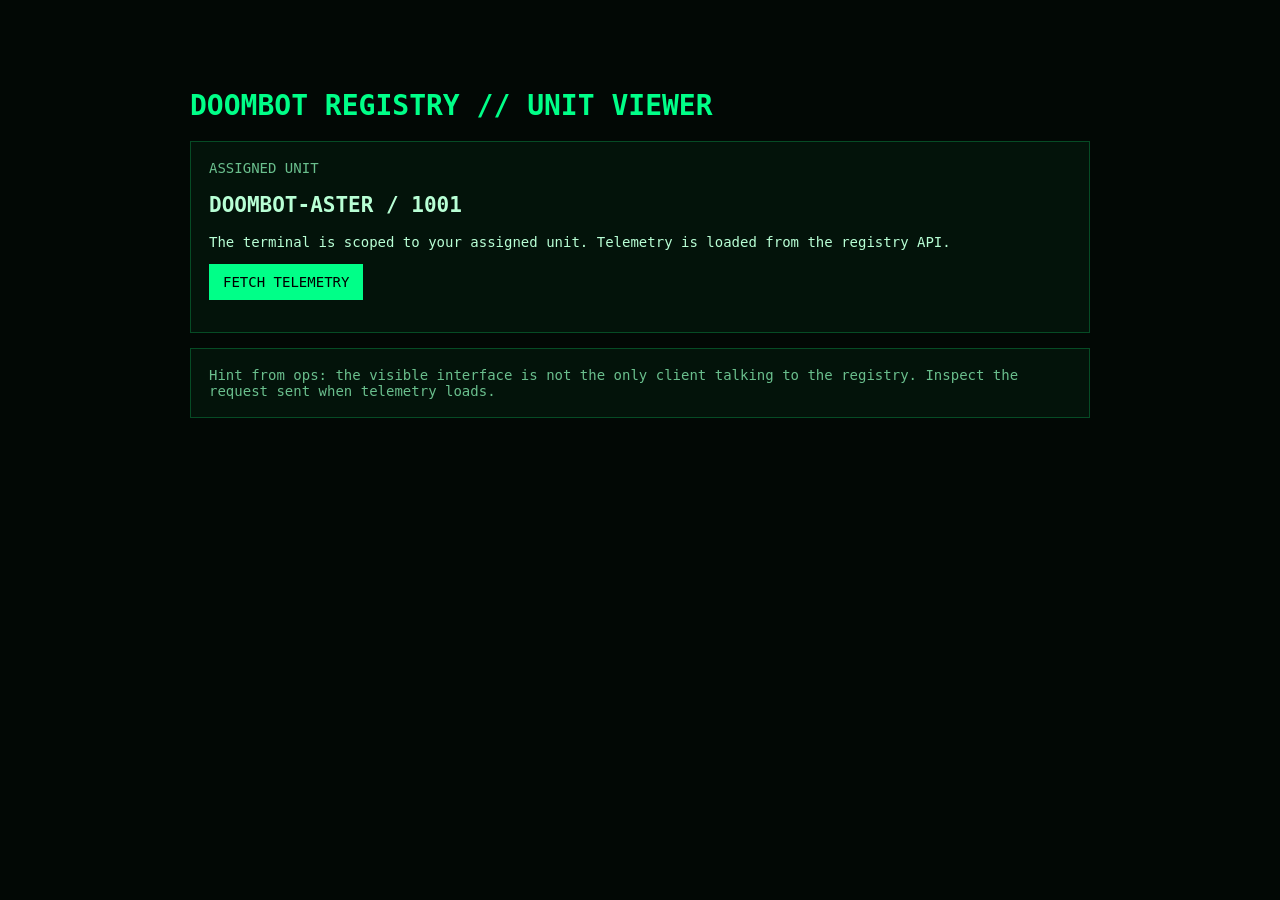
<file: idor_vercel_ready/index.html>
<!doctype html>
<html lang="en">
<head>
  <meta charset="utf-8">
  <meta name="viewport" content="width=device-width, initial-scale=1">
  <title>DOOMBOT REGISTRY</title>
  <style>
    body{background:#020805;color:#b8ffd5;font:14px monospace;max-width:900px;margin:50px auto;padding:20px}
    h1{color:#00ff88}
    .box{border:1px solid #064b25;padding:18px;margin:15px 0;background:#03130a}
    button{background:#00ff88;border:0;padding:10px 14px;font:inherit;cursor:pointer}
    .small{color:#6abf8d}
    pre{white-space:pre-wrap}
  </style>
</head>
<body>
  <h1>DOOMBOT REGISTRY // UNIT VIEWER</h1>
  <div class="box">
    <div class="small">ASSIGNED UNIT</div>
    <h2>DOOMBOT-ASTER / 1001</h2>
    <p>The terminal is scoped to your assigned unit. Telemetry is loaded from the registry API.</p>
    <button onclick="load()">FETCH TELEMETRY</button>
    <pre id="o"></pre>
  </div>
  <div class="box small">
    Hint from ops: the visible interface is not the only client talking to the registry.
    Inspect the request sent when telemetry loads.
  </div>
  <script>
    async function load(){
      const r = await fetch('/api/bots/1001');
      document.getElementById('o').textContent = await r.text();
    }
  </script>
</body>
</html>
</file>
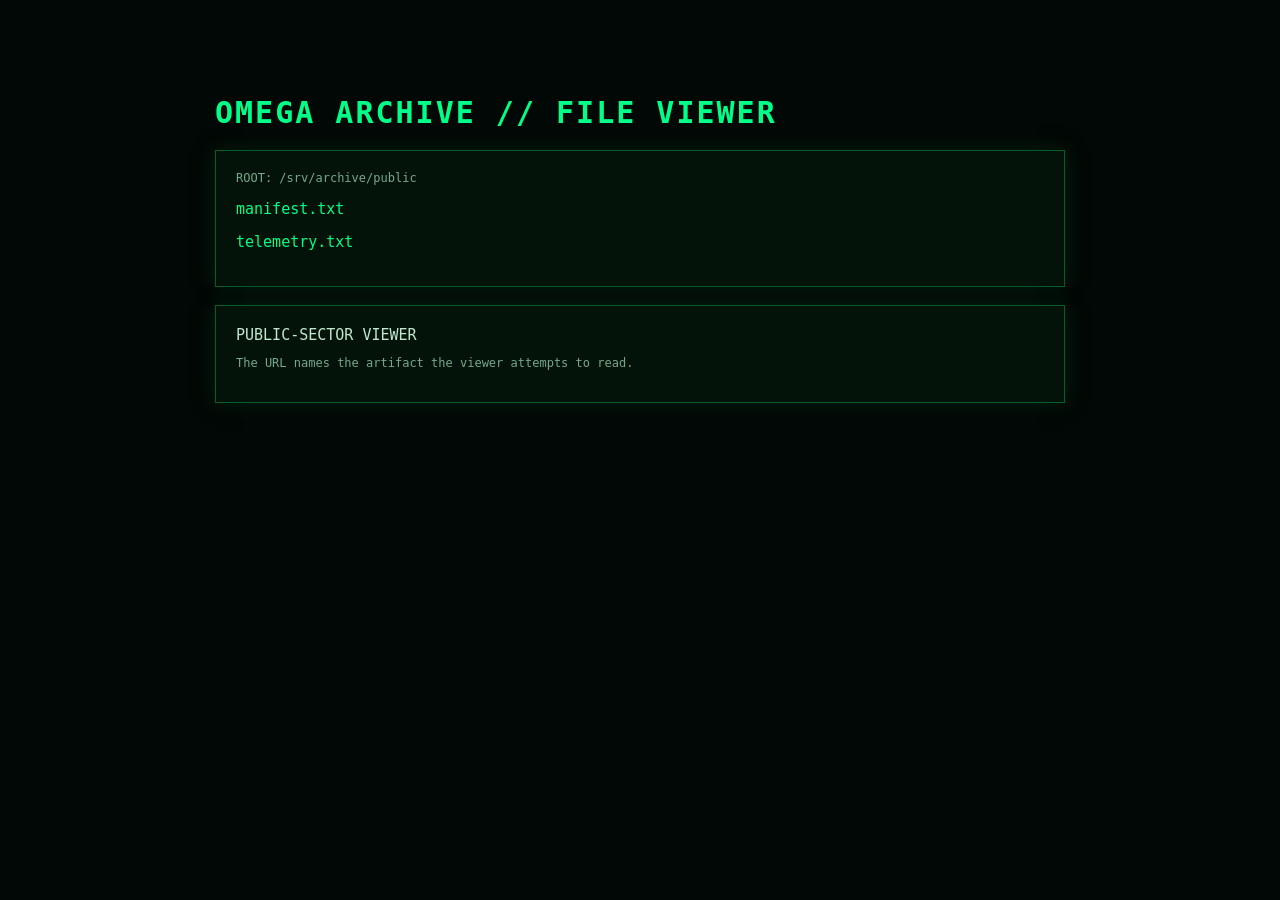
<file: pathtraversal_vercel_ready/index.html>
<!doctype html>
<html lang="en">
<head>
  <meta charset="utf-8">
  <meta name="viewport" content="width=device-width, initial-scale=1">
  <title>OMEGA ARCHIVE</title>
  <style>
    body{background:#020805;color:#b8ffd5;font:15px monospace;max-width:850px;margin:55px auto;padding:20px}
    h1{color:#00ff88;letter-spacing:2px}
    .box{border:1px solid #075c2c;background:#03130a;padding:20px;margin:18px 0;box-shadow:0 0 18px #001f10}
    a{color:#00ff88;text-decoration:none}
    a:hover{text-decoration:underline}
    .muted{color:#76a98a;font-size:12px}
    .warn{color:#c0e8cc}
  </style>
</head>
<body>
  <h1>OMEGA ARCHIVE // FILE VIEWER</h1>
  <div class="box">
    <div class="muted">ROOT: /srv/archive/public</div>
    <p><a href="/view?file=manifest.txt">manifest.txt</a></p>
    <p><a href="/view?file=telemetry.txt">telemetry.txt</a></p>
  </div>
  <div class="box">
    <div class="warn">PUBLIC-SECTOR VIEWER</div>
    <p class="muted">The URL names the artifact the viewer attempts to read.</p>
  </div>
</body>
</html>
</file>
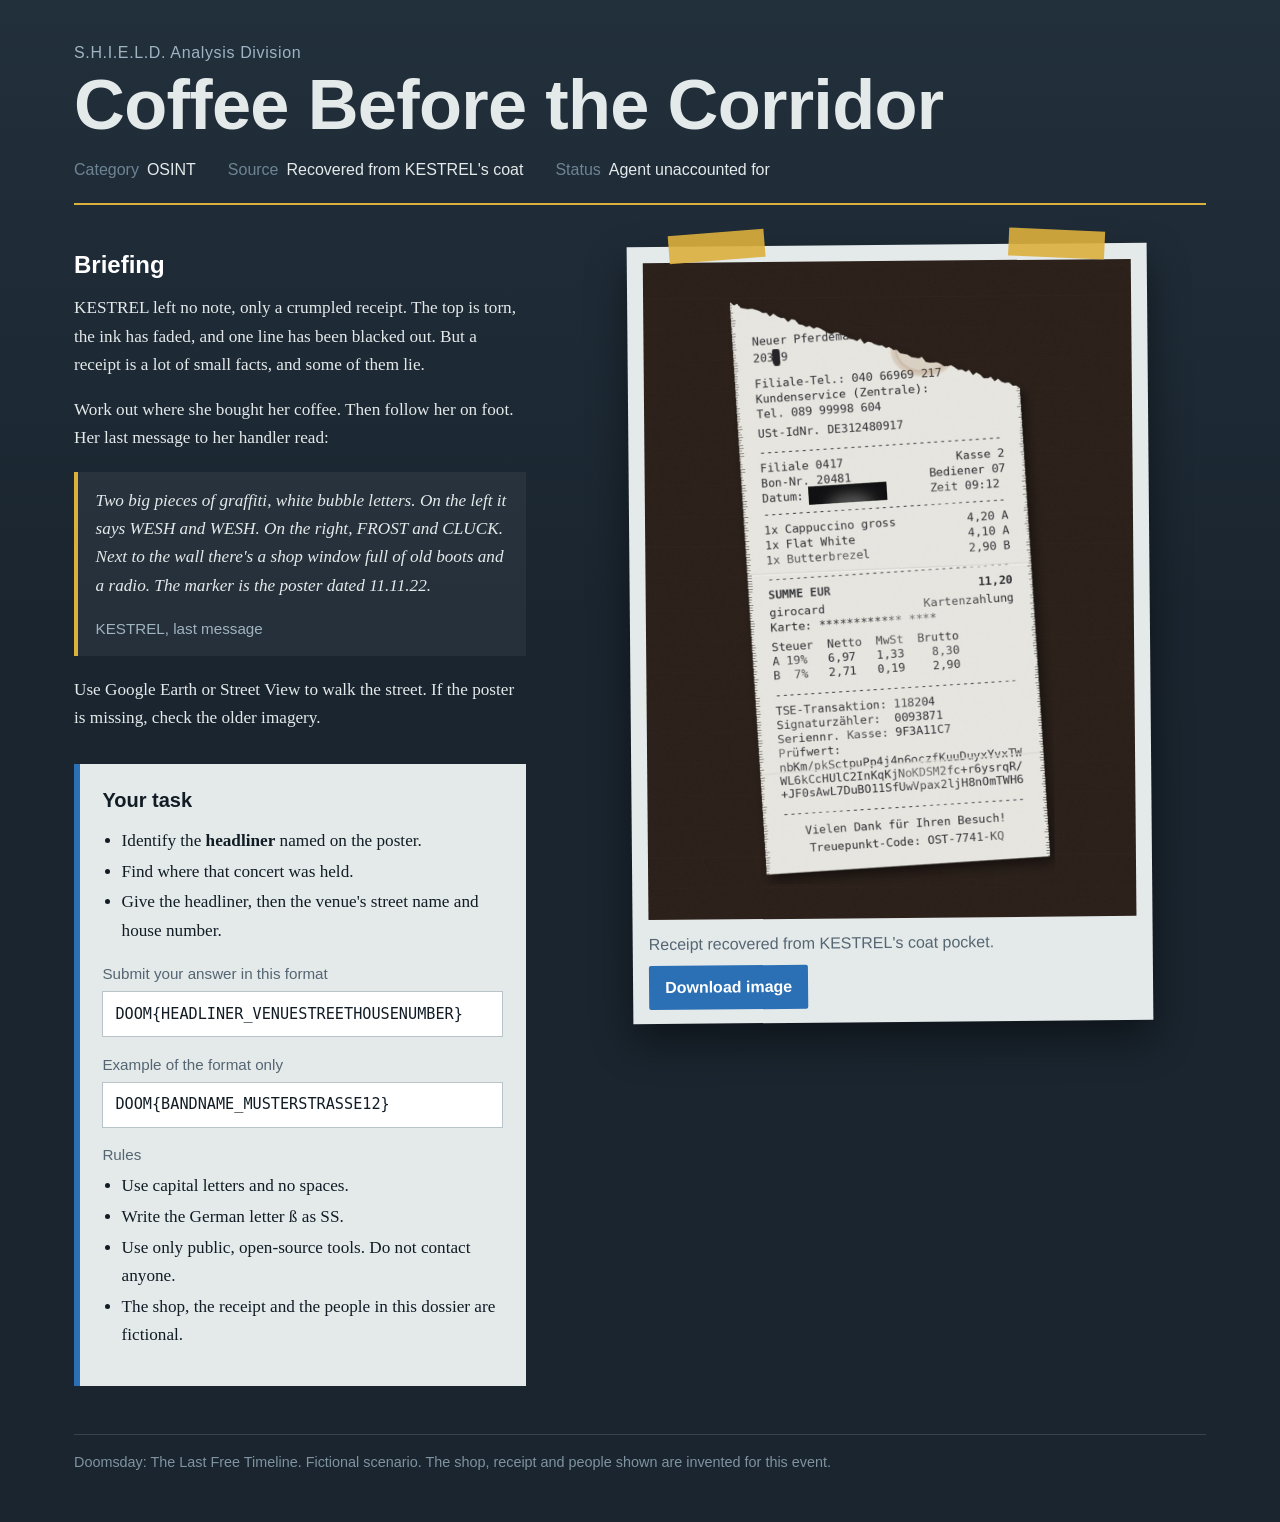
<file: osint_challenge_coffee_before_corridor.html>
<!DOCTYPE html>
<html lang="en">
<head>
<meta charset="utf-8">
<meta name="viewport" content="width=device-width, initial-scale=1">
<title>Coffee Before the Corridor – S.H.I.E.L.D. Evidence Portal</title>
<style>
:root{
  --desk:#1a252f; --desk-2:#22303c; --paper:#e4e9ea; --ink:#111c25;
  --muted:#556672; --tape:#dcb03d; --signal:#2b6fb5; --line:#b8c4ca;
  --head:"Bahnschrift","Arial Narrow","Roboto Condensed","Helvetica Neue",Arial,sans-serif;
  --body:"Iowan Old Style","Palatino Linotype",Palatino,Georgia,serif;
  --code:"SF Mono",Consolas,"DejaVu Sans Mono",monospace;
}
*{box-sizing:border-box}
html{background:var(--desk)}
body{margin:0;color:var(--paper);font-family:var(--body);font-size:1.075rem;line-height:1.65;
  background:linear-gradient(180deg,var(--desk-2),var(--desk) 40%);min-height:100vh}
.wrap{max-width:1180px;margin:0 auto;padding:2.5rem 1.5rem 3rem}
header{border-bottom:2px solid var(--tape);padding-bottom:1.25rem;margin-bottom:2.5rem}
.agency{font-family:var(--head);letter-spacing:.04em;color:#9fb3c1;margin:0 0 .25rem;font-size:1rem}
h1{font-family:var(--head);font-weight:700;font-size:clamp(2.4rem,6vw,4.4rem);line-height:1;margin:0;letter-spacing:-.01em}
.meta{display:flex;flex-wrap:wrap;gap:.4rem 2rem;margin:1rem 0 0;padding:0;font-family:var(--head);font-size:1rem;color:#9fb3c1}
.meta div{display:flex;gap:.5rem}
.meta dt{color:#6f8493}
.meta dd{margin:0;color:var(--paper)}
main{display:grid;grid-template-columns:minmax(0,5fr) minmax(0,7fr);gap:3rem;align-items:start}
h2{font-family:var(--head);font-weight:600;font-size:1.5rem;margin:0 0 .6rem;color:#fff}
.brief p{max-width:34rem;margin:0 0 1rem}
.brief .quiet{color:#9fb3c1}
.task{margin:2rem 0 0;padding:1.25rem 1.4rem;background:var(--paper);color:var(--ink);border-left:6px solid var(--signal)}
.task h2{color:var(--ink);font-size:1.25rem}
.task ul{margin:0 0 1rem;padding-left:1.2rem}
.task li{margin:.15rem 0}
.fmt{display:block;font-family:var(--code);font-size:.95rem;background:#fff;border:1px solid var(--line);padding:.6rem .75rem;overflow-x:auto;white-space:nowrap}
.task .label{font-family:var(--head);color:var(--muted);margin:.9rem 0 .3rem;font-size:.95rem}
.exhibit{margin:0;position:relative;background:var(--paper);padding:1rem 1rem .9rem;transform:rotate(-.5deg);box-shadow:0 18px 40px rgba(0,0,0,.45)}
.exhibit::before,.exhibit::after{content:"";position:absolute;top:-14px;width:96px;height:28px;background:var(--tape);opacity:.9}
.exhibit::before{left:8%;transform:rotate(-4deg)}
.exhibit::after{right:8%;transform:rotate(3deg)}
.exhibit img{display:block;width:100%;height:auto;background:#000}
.exhibit figcaption{display:flex;flex-wrap:wrap;justify-content:space-between;gap:.5rem 1rem;align-items:center;color:var(--ink);font-family:var(--head);font-size:1rem;padding-top:.75rem}
.exhibit figcaption span{color:var(--muted);max-width:34rem}
.dl{font-family:var(--head);font-weight:600;color:#fff;background:var(--signal);text-decoration:none;padding:.55rem 1rem;border-radius:2px;white-space:nowrap}
.dl:hover{background:#1f5c9b}
.dl:focus-visible{outline:3px solid var(--tape);outline-offset:3px}
footer{margin-top:3rem;padding-top:1rem;border-top:1px solid #33444f;color:#7f93a1;font-size:.9rem;font-family:var(--head)}
@media (max-width:860px){
  main{grid-template-columns:1fr;gap:2.5rem}
  .exhibit{transform:none}
  .wrap{padding:1.5rem 1rem 2.5rem}
}
.exhibit.tall{max-width:520px;margin-left:auto;margin-right:auto;width:100%}
blockquote{margin:1.25rem 0 0;padding:.9rem 1.1rem;border-left:4px solid var(--tape);background:rgba(255,255,255,.05);font-style:italic;max-width:34rem}
blockquote p{margin:0}
blockquote cite{display:block;margin-top:.5rem;font-style:normal;font-family:var(--head);font-size:.95rem;color:#9fb3c1}
</style>
</head>
<body>
<div class="wrap">
  <header>
    <p class="agency">S.H.I.E.L.D. Analysis Division</p>
    <h1>Coffee Before the Corridor</h1>
    <dl class="meta">
      <div><dt>Category</dt><dd>OSINT</dd></div>
      <div><dt>Source</dt><dd>Recovered from KESTREL's coat</dd></div>
      <div><dt>Status</dt><dd>Agent unaccounted for</dd></div>
    </dl>
  </header>

  <main>
    <section class="brief">
      <h2>Briefing</h2>
      <p>KESTREL left no note, only a crumpled receipt. The top is torn, the ink has faded, and one line has been blacked out. But a receipt is a lot of small facts, and some of them lie.</p>
      <p>Work out where she bought her coffee. Then follow her on foot. Her last message to her handler read:</p>
      <blockquote>
        <p>Two big pieces of graffiti, white bubble letters. On the left it says WESH and WESH. On the right, FROST and CLUCK. Next to the wall there's a shop window full of old boots and a radio. The marker is the poster dated 11.11.22.</p>
        <cite>KESTREL, last message</cite>
      </blockquote>
      <p style="margin-top:1.25rem">Use Google Earth or Street View to walk the street. If the poster is missing, check the older imagery.</p>

      <div class="task">
        <h2>Your task</h2>
        <ul>
          <li>Identify the <strong>headliner</strong> named on the poster.</li>
          <li>Find where that concert was held.</li>
          <li>Give the headliner, then the venue's street name and house number.</li>
        </ul>
        <p class="label">Submit your answer in this format</p>
        <code class="fmt">DOOM{HEADLINER_VENUESTREETHOUSENUMBER}</code>
        <p class="label">Example of the format only</p>
        <code class="fmt">DOOM{BANDNAME_MUSTERSTRASSE12}</code>
        <p class="label">Rules</p>
        <ul>
          <li>Use capital letters and no spaces.</li>
          <li>Write the German letter ß as SS.</li>
          <li>Use only public, open-source tools. Do not contact anyone.</li>
          <li>The shop, the receipt and the people in this dossier are fictional.</li>
        </ul>
      </div>
    </section>

    <figure class="exhibit tall">
      <img src="[data-uri]" alt="A torn, creased till receipt on a wooden table. The top is ripped off, one line is blacked out and the text is in German.">
      <figcaption>
        <span>Receipt recovered from KESTREL's coat pocket.</span>
        <a class="dl" href="#" download="kestrel_receipt.jpg">Download image</a>
      </figcaption>
    </figure>
  </main>

  <footer>Doomsday: The Last Free Timeline. Fictional scenario. The shop, receipt and people shown are invented for this event.</footer>
</div>
<script>
document.querySelector(".dl").href=document.querySelector(".exhibit img").src;
</script>
</body>
</html>
</file>
